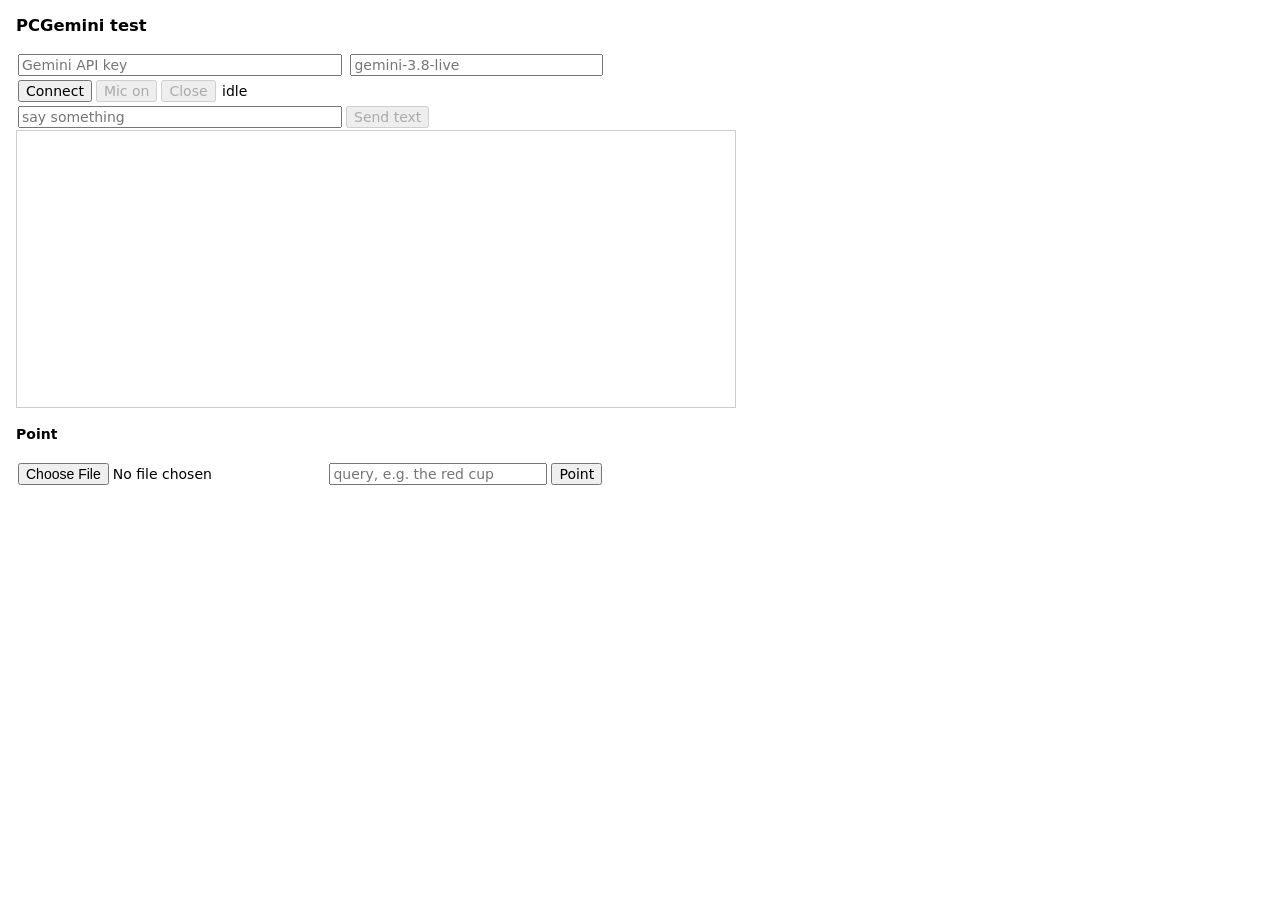
<file: web/gemini-test.html>
<!doctype html>
<html><head><meta charset="utf-8"><meta name="viewport" content="width=device-width,initial-scale=1">
<title>PCGemini test</title>
<style>body{font:14px system-ui;margin:16px;max-width:720px}input,button{font:inherit;margin:2px}#log{white-space:pre-wrap;border:1px solid #ccc;padding:8px;height:260px;overflow:auto}#lvl{display:inline-block;height:8px;background:#3a3;width:0}</style>
</head><body>
<h3>PCGemini test</h3>
<div><input id="key" type="password" placeholder="Gemini API key" size="40">
<input id="model" placeholder="live model" size="30"></div>
<div><button id="conn">Connect</button><button id="mic" disabled>Mic on</button><button id="cls" disabled>Close</button>
<span id="st">idle</span> <span id="lvl"></span></div>
<div><input id="txt" placeholder="say something" size="40"><button id="send" disabled>Send text</button></div>
<div id="log"></div>
<h4>Point</h4>
<div><input id="img" type="file" accept="image/*"> <input id="q" placeholder="query, e.g. the red cup" size="25"><button id="pt">Point</button></div>
<div style="position:relative;display:inline-block"><img id="prev" style="max-width:100%;display:block"><div id="dots"></div></div>
<script src="gemini.js"></script>
<script>
var $=function(i){return document.getElementById(i)},S=null,lines={};
$("key").value=localStorage.getItem("pc_test_key")||"";
$("model").placeholder=PCGemini.DEFAULT_LIVE_MODEL;
function log(t){$("log").textContent+=t+"\n";$("log").scrollTop=1e9;}
$("conn").onclick=function(){
  localStorage.setItem("pc_test_key",$("key").value);
  PCGemini.connectLive({apiKey:$("key").value,model:$("model").value,
    systemInstruction:"You are a friendly robot. Keep answers short.",
    tools:[{functionDeclarations:[{name:"wave",description:"Wave the robot arm",parameters:{type:"OBJECT",properties:{times:{type:"INTEGER"}}}}]}],
    onStatus:function(s){$("st").textContent=s;},
    onTranscript:function(t){if(t.final)log(t.role+": "+t.text);else $("st").textContent="("+t.role+") "+t.text.slice(-60);},
    onToolCall:function(c){log("tool "+c.name+" "+JSON.stringify(c.args));return Promise.resolve({ok:true});},
    onAudioLevel:function(l){$("lvl").style.width=(l*200)+"px";}
  }).then(function(s){S=s;$("mic").disabled=$("cls").disabled=$("send").disabled=false;},function(e){log("connect failed: "+e.message);});
};
$("mic").onclick=function(){if(!S)return;if(S.isMicOn){S.stopMic();$("mic").textContent="Mic on";}else S.startMic().then(function(){$("mic").textContent="Mic off";},function(e){log("mic: "+e.message);});};
$("cls").onclick=function(){if(S)S.close();S=null;$("mic").disabled=$("cls").disabled=$("send").disabled=true;};
$("send").onclick=function(){if(S)S.sendText($("txt").value);$("txt").value="";};
$("pt").onclick=function(){
  var f=$("img").files[0];if(!f)return;var r=new FileReader();
  r.onload=function(){$("prev").src=r.result;$("dots").innerHTML="";log("pointing...");
    PCGemini.point({apiKey:$("key").value,imageBase64:r.result,query:$("q").value}).then(function(pts){
      log("points: "+JSON.stringify(pts));
      pts.forEach(function(p){var d=document.createElement("div");d.title=p.label;d.style.cssText="position:absolute;width:10px;height:10px;margin:-5px;border-radius:50%;background:red;left:"+p.u*100+"%;top:"+p.v*100+"%";$("dots").appendChild(d);});
    },function(e){log("point failed: "+e.message);});};
  r.readAsDataURL(f);
};
</script></body></html>
</file>
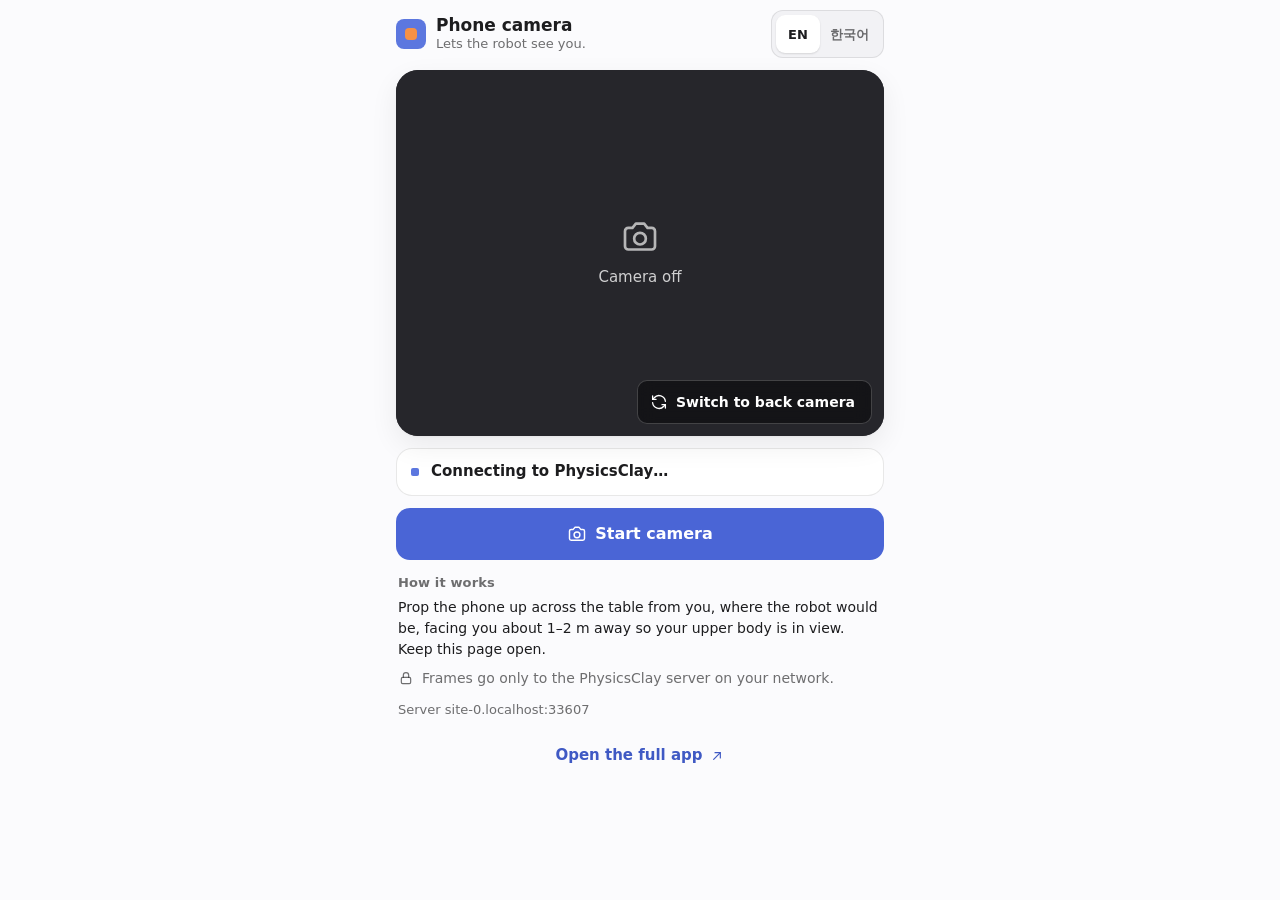
<file: web/phone.html>
<!doctype html>
<html lang="en">
<head>
<meta charset="utf-8">
<meta name="viewport" content="width=device-width, initial-scale=1, viewport-fit=cover">
<meta name="theme-color" content="#fbfbfd">
<meta name="color-scheme" content="light dark">
<meta name="description" content="Use this phone's camera as the PhysicsClay robot's view of you.">
<link rel="icon" href="data:,">
<title>PhysicsClay · Phone camera</title>
<script>
  /* theme before first paint: localStorage["pc.theme"] = "light" | "dark" | "system" (shared with the full app) */
  (function () {
    try {
      var t = localStorage.getItem("pc.theme");
      if (t === "light" || t === "dark") document.documentElement.setAttribute("data-theme", t);
    } catch (e) { /* storage blocked: follow the system */ }
  })();
</script>
<style>
  :root {
    --ground: #fbfbfd; --panel: #ffffff; --raised: #ffffff; --field: #f2f2f5;
    --ink: #1d1d1f; --t2: rgba(29, 29, 31, .64);
    --line: rgba(29, 29, 31, .1); --line2: rgba(29, 29, 31, .16);
    --accent: #5c77df; --accent-ink: #3f59c4; --accent-btn: #4a65d6; --on-accent: #ffffff;
    --accent-tint: rgba(92, 119, 223, .1);
    --ok: #1f8f55; --ok-ink: #17703f; --ok-tint: rgba(31, 143, 85, .08);
    --warn: #e07a2c; --warn-ink: #a8561a; --warn-tint: rgba(245, 145, 69, .1);
    --bad: #d6453a; --bad-ink: #b3342b; --bad-tint: rgba(214, 69, 58, .07);
    --idle: #8e8e94;
    --cam-bg: #26262b; --cam-ink: rgba(255, 255, 255, .78);
    --shadow: 0 1px 2px rgba(0, 0, 0, .04), 0 10px 28px rgba(0, 0, 0, .07);
    --ring: 0 0 0 3px rgba(92, 119, 223, .4);
    --sans: -apple-system, BlinkMacSystemFont, "SF Pro Text", "Apple SD Gothic Neo", Pretendard, "Noto Sans KR", system-ui, sans-serif;
    color-scheme: light;
  }
  @media (prefers-color-scheme: dark) {
    :root:not([data-theme="light"]) {
      --ground: #0f1013; --panel: #17181c; --raised: #1e1f24; --field: #23242a;
      --ink: #f3f3f6; --t2: rgba(243, 243, 246, .7);
      --line: rgba(255, 255, 255, .11); --line2: rgba(255, 255, 255, .18);
      --accent: #6680ea; --accent-ink: #aebcff; --accent-btn: #4a65d6; --on-accent: #ffffff;
      --accent-tint: rgba(102, 128, 234, .16);
      --ok: #72dca2; --ok-ink: #72dca2; --ok-tint: rgba(114, 220, 162, .1);
      --warn: #ffb57f; --warn-ink: #ffb57f; --warn-tint: rgba(255, 181, 127, .1);
      --bad: #ff958c; --bad-ink: #ff958c; --bad-tint: rgba(255, 149, 140, .1);
      --idle: #8a8a92;
      --cam-bg: #1a1a1e;
      --shadow: 0 1px 2px rgba(0, 0, 0, .4), 0 10px 28px rgba(0, 0, 0, .3);
      --ring: 0 0 0 3px rgba(130, 152, 245, .55);
      color-scheme: dark;
    }
  }
  :root[data-theme="dark"] {
    --ground: #0f1013; --panel: #17181c; --raised: #1e1f24; --field: #23242a;
    --ink: #f3f3f6; --t2: rgba(243, 243, 246, .7);
    --line: rgba(255, 255, 255, .11); --line2: rgba(255, 255, 255, .18);
    --accent: #6680ea; --accent-ink: #aebcff; --accent-btn: #4a65d6; --on-accent: #ffffff;
    --accent-tint: rgba(102, 128, 234, .16);
    --ok: #72dca2; --ok-ink: #72dca2; --ok-tint: rgba(114, 220, 162, .1);
    --warn: #ffb57f; --warn-ink: #ffb57f; --warn-tint: rgba(255, 181, 127, .1);
    --bad: #ff958c; --bad-ink: #ff958c; --bad-tint: rgba(255, 149, 140, .1);
    --idle: #8a8a92;
    --cam-bg: #1a1a1e;
    --shadow: 0 1px 2px rgba(0, 0, 0, .4), 0 10px 28px rgba(0, 0, 0, .3);
    --ring: 0 0 0 3px rgba(130, 152, 245, .55);
    color-scheme: dark;
  }

  *, *::before, *::after { box-sizing: border-box; }
  html { -webkit-text-size-adjust: 100%; text-size-adjust: 100%; }
  html:lang(ko) { word-break: keep-all; }
  body {
    margin: 0; min-height: 100vh; min-height: 100dvh;
    background: var(--ground); color: var(--ink);
    font: 400 15px/1.45 var(--sans);
    -webkit-font-smoothing: antialiased; -webkit-tap-highlight-color: transparent;
  }
  [hidden] { display: none !important; }
  svg { flex: none; }
  .wrap {
    max-width: 520px; margin: 0 auto;
    padding: max(10px, env(safe-area-inset-top)) max(16px, env(safe-area-inset-right))
             max(20px, env(safe-area-inset-bottom)) max(16px, env(safe-area-inset-left));
    display: flex; flex-direction: column; gap: 12px;
  }

  /* header */
  .top { display: flex; align-items: center; justify-content: space-between; gap: 12px; min-height: 48px; }
  .brand { display: flex; align-items: center; gap: 10px; min-width: 0; }
  .mark {
    width: 30px; height: 30px; border-radius: 8px; flex: none; position: relative;
    background: var(--accent);
  }
  .mark::after { content: ""; position: absolute; inset: 9px; border-radius: 4px; background: #f59145; }   /* the app's logo: indigo tile, orange square */
  .brand-text { min-width: 0; }
  .brand h1 { margin: 0; font-size: 17px; line-height: 1.2; font-weight: 600; letter-spacing: 0; }
  .brand p { margin: 1px 0 0; font-size: 13px; line-height: 1.3; color: var(--t2); }
  .lang {
    display: inline-flex; flex: none; padding: 4px; border-radius: 12px;
    background: var(--field); border: 1px solid var(--line);
  }
  .lang button {
    appearance: none; border: 0; background: transparent; color: var(--t2);
    font: 600 13px/1 var(--sans); min-width: 44px; min-height: 38px; padding: 0 10px; border-radius: 9px; cursor: pointer;
  }
  .lang button[aria-pressed="true"] { background: var(--raised); color: var(--ink); box-shadow: 0 1px 2px rgba(0, 0, 0, .12); }
  .lang button:focus-visible, .btn:focus-visible, .flip:focus-visible, .applink:focus-visible { outline: none; box-shadow: var(--ring); }

  /* camera preview */
  .preview {
    position: relative; width: 100%; aspect-ratio: 3 / 4; max-height: 46vh; max-height: 46svh; min-height: 220px;
    border-radius: 22px; overflow: hidden; background: var(--cam-bg); box-shadow: var(--shadow);
  }
  /* the ring sits above the video: green while the robot sees you, amber while it doesn't */
  .preview::after {
    content: ""; position: absolute; inset: 0; z-index: 2; border-radius: inherit; pointer-events: none;
    box-shadow: inset 0 0 0 3px transparent; transition: box-shadow .25s ease;
  }
  .preview[data-ring="ok"]::after { box-shadow: inset 0 0 0 3px var(--ok); }
  .preview[data-ring="warn"]::after { box-shadow: inset 0 0 0 3px var(--warn); }
  @media (min-width: 600px) { .preview { aspect-ratio: 4 / 3; } }
  .preview video {
    position: absolute; inset: 0; width: 100%; height: 100%; object-fit: cover; display: block;
    background: var(--cam-bg);
  }
  .preview video.mirror { transform: scaleX(-1); }
  .placeholder {
    position: absolute; inset: 0; display: flex; flex-direction: column; align-items: center; justify-content: center;
    gap: 10px; padding: 24px; text-align: center; color: var(--cam-ink); font-size: 15px;
  }
  .placeholder svg { width: 40px; height: 40px; opacity: .85; }
  .live, .flip {
    position: absolute; z-index: 3; display: inline-flex; align-items: center;
    border-radius: var(--r-ctl, 10px); background: rgba(12, 12, 14, .66); color: #fff;
    -webkit-backdrop-filter: blur(8px); backdrop-filter: blur(8px);
  }
  .live { top: 12px; left: 12px; gap: 8px; padding: 6px 10px 6px 8px; font: 600 13px/1 var(--sans); }
  .flip {
    right: 12px; bottom: 12px; max-width: calc(100% - 24px); gap: 8px; min-height: 44px; padding: 0 16px 0 12px;
    appearance: none; border: 1px solid rgba(255, 255, 255, .2); font: 600 14px/1.2 var(--sans); cursor: pointer;
  }
  .flip svg { width: 18px; height: 18px; }
  .flip:active:not(:disabled) { transform: scale(.97); }
  .live .rec { width: 8px; height: 8px; border-radius: 50%; background: #6fe0a3; }
  .preview[data-ring="warn"] .live .rec { background: #ffb57f; }

  /* status */
  .status {
    display: flex; align-items: flex-start; gap: 12px; padding: 12px 14px; min-height: 48px;
    border-radius: 16px; background: var(--panel); border: 1px solid var(--line);
  }
  .status .dot {
    width: 8px; height: 8px; border-radius: 2px; margin-top: 7px; flex: none;   /* status lamp, as in the app */
    background: var(--idle);
  }
  .status[data-tone="ok"] .dot { background: var(--ok); }
  .status[data-tone="warn"] .dot { background: var(--warn); }
  .status[data-tone="bad"] .dot { background: var(--bad); }
  .status[data-tone="info"] .dot { background: var(--accent); }
  .status[data-pulse="1"] .dot { animation: pulse 1.4s ease-in-out infinite; }
  @keyframes pulse { 50% { opacity: .35; } }
  .status[data-tone="bad"] { background: var(--bad-tint); border-color: color-mix(in srgb, var(--bad) 35%, transparent); }
  .status[data-tone="warn"] { background: var(--warn-tint); border-color: color-mix(in srgb, var(--warn) 35%, transparent); }
  .status[data-tone="ok"] { background: var(--ok-tint); border-color: color-mix(in srgb, var(--ok) 30%, transparent); }
  .status-text { min-width: 0; flex: 1; }
  .status-main { margin: 0; font-weight: 600; font-size: 15px; line-height: 1.4; overflow-wrap: anywhere; }
  .status-fix { margin: 4px 0 0; font-size: 14px; line-height: 1.45; color: var(--ink); opacity: .86; overflow-wrap: anywhere; }
  .status-link {
    display: inline-flex; align-items: center; gap: 6px; min-height: 44px; margin-top: 4px; padding: 0 14px;
    border-radius: 12px; background: var(--accent-btn); color: var(--on-accent); font-weight: 600; font-size: 15px;
    text-decoration: none;
  }
  .status-link svg { width: 16px; height: 16px; }
  .status-link:focus-visible { outline: none; box-shadow: var(--ring); }

  /* controls */
  .controls { display: flex; }
  .btn {
    appearance: none; flex: 1 1 0; min-width: 0; min-height: 52px; padding: 8px 14px; border-radius: 14px;
    display: inline-flex; align-items: center; justify-content: center; gap: 8px;
    font: 600 16px/1.2 var(--sans); text-align: center; cursor: pointer;
    border: 1px solid transparent; transition: background-color .15s ease, transform .1s ease;
  }
  .btn svg { width: 20px; height: 20px; }
  .btn:active:not(:disabled) { transform: scale(.98); }
  .btn.primary { background: var(--accent-btn); color: var(--on-accent); }
  .btn.stop { background: var(--panel); color: var(--ink); border-color: var(--line2); }
  .btn:disabled { opacity: .45; cursor: not-allowed; }

  /* how it works */
  .how { padding: 2px 2px 0; }
  .how h2 { margin: 0 0 4px; font-size: 13px; font-weight: 600; color: var(--t2); letter-spacing: .01em; }
  .how p { margin: 0; font-size: 14px; line-height: 1.5; color: var(--ink); }
  .note { display: flex; align-items: flex-start; gap: 8px; margin-top: 8px !important; color: var(--t2) !important; }
  .note svg { width: 16px; height: 16px; margin-top: 2px; }
  .meta { margin: 0; padding: 0 2px; font-size: 13px; color: var(--t2); overflow-wrap: anywhere; }

  .foot { display: flex; justify-content: center; padding-top: 2px; }
  .applink {
    display: inline-flex; align-items: center; gap: 6px; min-height: 44px; padding: 0 14px; border-radius: 12px;
    color: var(--accent-ink); font-weight: 600; font-size: 15px; text-decoration: none;
  }
  .applink svg { width: 16px; height: 16px; }
  .applink:hover { background: var(--accent-tint); }

  @media (prefers-reduced-motion: reduce) {
    .status[data-pulse="1"] .dot { animation: none; }
    .preview, .btn { transition: none; }
  }
</style>
</head>
<body>
<main class="wrap">
  <header class="top">
    <div class="brand">
      <span class="mark" aria-hidden="true"></span>
      <div class="brand-text">
        <h1 data-i18n="heading">Phone camera</h1>
        <p data-i18n="tagline">Lets the robot see you.</p>
      </div>
    </div>
    <div class="lang" role="group" data-i18n-aria="language" aria-label="Language">
      <button type="button" data-lang="en" lang="en" aria-pressed="true">EN</button>
      <button type="button" data-lang="ko" lang="ko" aria-pressed="false">한국어</button>
    </div>
  </header>

  <section class="preview" id="preview" data-i18n-aria="previewLabel" aria-label="Camera preview">
    <video id="video" autoplay muted playsinline disablepictureinpicture aria-hidden="true"></video>
    <div class="placeholder" id="placeholder">
      <svg viewBox="0 0 24 24" fill="none" stroke="currentColor" stroke-width="1.6" stroke-linecap="round" stroke-linejoin="round" aria-hidden="true">
        <path d="M14.5 4h-5L7.5 6.5H5a2 2 0 0 0-2 2v9a2 2 0 0 0 2 2h14a2 2 0 0 0 2-2v-9a2 2 0 0 0-2-2h-2.5z"/>
        <circle cx="12" cy="13" r="3.5"/>
      </svg>
      <span id="placeholderText">Camera off</span>
    </div>
    <div class="live" id="live" hidden><span class="rec" aria-hidden="true"></span><span id="liveText">Live</span></div>
    <button type="button" class="flip" id="flipBtn">
      <svg viewBox="0 0 24 24" fill="none" stroke="currentColor" stroke-width="1.75" stroke-linecap="round" stroke-linejoin="round" aria-hidden="true">
        <path d="M20.5 11A8.5 8.5 0 0 0 5.6 6.4L3.5 8.5"/><path d="M3.5 4v4.5H8"/>
        <path d="M3.5 13a8.5 8.5 0 0 0 14.9 4.6l2.1-2.1"/><path d="M20.5 20v-4.5H16"/>
      </svg>
      <span id="flipLabel">Switch to back camera</span>
    </button>
  </section>

  <div class="status" id="status" role="status" aria-live="polite" aria-atomic="true" data-tone="info" data-pulse="1">
    <span class="dot" aria-hidden="true"></span>
    <div class="status-text">
      <p class="status-main" id="statusMain">Connecting to PhysicsClay…</p>
      <p class="status-fix" id="statusFix" hidden></p>
      <a class="status-link" id="statusLink" href="#" hidden>
        <span id="statusLinkText">Open the https page</span>
        <svg viewBox="0 0 24 24" fill="none" stroke="currentColor" stroke-width="1.75" stroke-linecap="round" stroke-linejoin="round" aria-hidden="true">
          <path d="M7 17 17 7"/><path d="M9 7h8v8"/>
        </svg>
      </a>
    </div>
  </div>

  <div class="controls">
    <button type="button" class="btn primary" id="startBtn">
      <svg id="iconStart" viewBox="0 0 24 24" fill="none" stroke="currentColor" stroke-width="1.75" stroke-linecap="round" stroke-linejoin="round" aria-hidden="true">
        <path d="M14.5 4h-5L7.5 6.5H5a2 2 0 0 0-2 2v9a2 2 0 0 0 2 2h14a2 2 0 0 0 2-2v-9a2 2 0 0 0-2-2h-2.5z"/>
        <circle cx="12" cy="13" r="3.5"/>
      </svg>
      <svg id="iconStop" viewBox="0 0 24 24" fill="none" stroke="currentColor" stroke-width="1.75" stroke-linecap="round" stroke-linejoin="round" aria-hidden="true" hidden>
        <rect x="6.5" y="6.5" width="11" height="11" rx="2.5"/>
      </svg>
      <span id="startLabel">Start camera</span>
    </button>
  </div>

  <section class="how" aria-labelledby="howTitle">
    <h2 id="howTitle" data-i18n="howTitle">How it works</h2>
    <p data-i18n="how">Prop the phone up across the table from you, where the robot would be, facing you about 1–2 m away so your upper body is in view. Keep this page open.</p>
    <p class="note">
      <svg viewBox="0 0 24 24" fill="none" stroke="currentColor" stroke-width="1.75" stroke-linecap="round" stroke-linejoin="round" aria-hidden="true">
        <rect x="5" y="11" width="14" height="9.5" rx="2"/><path d="M8 11V8a4 4 0 0 1 8 0v3"/>
      </svg>
      <span data-i18n="privacy">Frames go only to the PhysicsClay server on your network.</span>
    </p>
  </section>

  <p class="meta" id="meta"></p>

  <nav class="foot">
    <a class="applink" href="/">
      <span data-i18n="openApp">Open the full app</span>
      <svg viewBox="0 0 24 24" fill="none" stroke="currentColor" stroke-width="1.75" stroke-linecap="round" stroke-linejoin="round" aria-hidden="true">
        <path d="M7 17 17 7"/><path d="M9 7h8v8"/>
      </svg>
    </a>
  </nav>
</main>

<script>
(() => {
  "use strict";

  // ------------------------------------------------------------------ constants
  const FPS = 15;                     // target send rate
  const OUT_W = 480, OUT_H = 270;     // the server resizes every frame to 16:9 without keeping aspect: pillarbox here; pose needs no more
  const JPEG_Q = 0.55;
  const MAX_BUFFERED = 100000;        // backpressure: skip a frame while this much is still queued (bounds the lag on a slow link)
  const STATE_FRESH_MS = 3000;        // a server state older than this is not used for the status
  const WS_SILENT_MS = 6000;          // no message at all for this long -> the socket is dead, reconnect
  const UNREACHABLE_MS = 10000;       // without a connection for this long -> "Can't reach PhysicsClay"
  const HDR = new Uint8Array([0x10]); // binary tag: "your camera" JPEG
  const K_FACING = "pc.facing", K_LANG = "pc.uiLang", K_ON = "pc.phoneCamPage", K_THEME = "pc.theme";

  const $ = (id) => document.getElementById(id);
  const LS = {
    get(k, d) { try { const v = localStorage.getItem(k); return v == null ? d : v; } catch (e) { return d; } },
    set(k, v) { try { localStorage.setItem(k, v); } catch (e) { /* storage blocked */ } },
  };
  const UA = navigator.userAgent || "";
  const IS_IOS = /iPhone|iPad|iPod/.test(UA) || (navigator.platform === "MacIntel" && navigator.maxTouchPoints > 1);
  const IS_ANDROID = /Android/.test(UA);

  // ------------------------------------------------------------------ strings
  const STR = {
    en: {
      title: "PhysicsClay · Phone camera",
      heading: "Phone camera",
      tagline: "Lets the robot see you.",
      language: "Language",
      previewLabel: "Camera preview",
      start: "Start camera", stop: "Stop",
      startAria: "Start the camera and stream it to the robot", stopAria: "Stop the camera",
      toBack: "Switch to back camera", toFront: "Switch to front camera",
      camOff: "Camera off", camUnavailable: "Camera unavailable", camStarting: "Starting camera…",
      live: "Live",
      connecting: "Connecting to PhysicsClay…",
      reconnecting: "Reconnecting…",
      reconnectingCam: "The camera stays on; sending resumes as soon as the connection is back.",
      unreachable: "Can't reach PhysicsClay · retrying…",
      unreachableFix: "Check that PhysicsClay is still running on the laptop and this phone is on the same Wi-Fi.",
      idle: "Connected · camera off",
      starting: "Starting camera…",
      startingFix: "Allow camera access when your browser asks.",
      stream: "Streaming", streamFps: "Streaming {fps} fps",
      seesYou: "the robot sees you",
      stepBack: "step back so your upper body is in view",
      looking: "looking for you…",
      waiting: "waiting for PhysicsClay to use this camera…",
      waitingFix: "Frames aren't reaching the robot yet. If this stays, reload this page.",
      videoBusy: "PhysicsClay is playing a video; it switches to this camera when the video ends",
      paused: "Paused · sending resumes when this page is back on screen",
      pausedIdle: "Paused · reconnects when this page is back on screen",
      stalled: "Camera on · sending has stalled",
      stalledFix: "The network is slow right now. Move the phone closer to the Wi-Fi router.",
      noFrames: "Camera on · no picture from the camera",
      noFramesFix: "The phone may have paused the camera. Tap Stop, then Start camera.",
      insecure: "The camera needs the https address",
      insecureFix: "Your browser only shares the camera over https. Open the https address shown on the laptop (it ends in /phone) and accept the certificate warning.",
      insecureFixUrl: "Your browser only shares the camera over https. Open {url} and accept the certificate warning.",
      insecureNoHttps: "Your browser only shares the camera over https, and PhysicsClay isn't serving https. Restart it with --https, then open the https address it shows.",
      openHttps: "Open the https page",
      unsupported: "This browser can't share the camera",
      unsupportedFix: "Open this page in Safari or Chrome.",
      err_denied: "Camera access is blocked",
      fix_denied_ios: "Tap aA in the address bar → Website Settings → Camera → Allow, then reload this page.",
      fix_denied_android: "Tap the icon left of the address → Permissions → Camera → Allow, then reload this page.",
      fix_denied: "Open this site's settings (the icon left of the address) → Camera → Allow, then reload this page.",
      err_nocam: "No camera found",
      fix_nocam: "This browser can't find a camera on this device. Open this page on a phone with a camera.",
      err_busy: "The camera is busy",
      fix_busy: "Close other apps or tabs using the camera (video calls, the Camera app), then tap Start camera.",
      err_ended: "The camera stopped",
      fix_ended: "Another app may have taken it. Tap Start camera to resume.",
      err_other: "The camera didn't start ({name})",
      fix_other: "Reload this page and try again.",
      howTitle: "How it works",
      how: "Prop the phone up across the table from you, where the robot would be, facing you about 1–2 m away so your upper body is in view. Keep this page open.",
      privacy: "Frames go only to the PhysicsClay server on your network.",
      server: "Server {host}", robot: "Robot {name}",
      openApp: "Open the full app",
    },
    ko: {
      title: "PhysicsClay · 휴대폰 카메라",
      heading: "휴대폰 카메라",
      tagline: "로봇이 이 카메라로 당신을 봐요.",
      language: "언어",
      previewLabel: "카메라 미리보기",
      start: "카메라 켜기", stop: "중지",
      startAria: "카메라를 켜고 로봇에게 영상 보내기", stopAria: "카메라 끄기",
      toBack: "후면 카메라로 전환", toFront: "전면 카메라로 전환",
      camOff: "카메라 꺼짐", camUnavailable: "카메라를 쓸 수 없어요", camStarting: "카메라를 켜는 중…",
      live: "전송 중",
      connecting: "PhysicsClay에 연결 중…",
      reconnecting: "다시 연결하는 중…",
      reconnectingCam: "카메라는 켜져 있어요. 연결되면 바로 다시 보내요.",
      unreachable: "PhysicsClay에 연결할 수 없어요 · 다시 시도하는 중…",
      unreachableFix: "노트북에서 PhysicsClay가 실행 중인지, 이 휴대폰이 같은 Wi-Fi에 연결돼 있는지 확인해 주세요.",
      idle: "연결됨 · 카메라 꺼짐",
      starting: "카메라를 켜는 중…",
      startingFix: "브라우저가 물어보면 카메라 사용을 허용해 주세요.",
      stream: "스트리밍", streamFps: "스트리밍 {fps}fps",
      seesYou: "로봇이 당신을 보고 있어요",
      stepBack: "상반신이 보이도록 조금 뒤로 물러나 주세요",
      looking: "로봇이 당신을 찾는 중…",
      waiting: "PhysicsClay가 이 카메라로 전환하기를 기다리는 중…",
      waitingFix: "영상이 아직 로봇에 닿지 않고 있어요. 계속 이러면 이 페이지를 새로고침해 주세요.",
      videoBusy: "PhysicsClay가 동영상을 재생 중이에요. 끝나면 이 카메라로 전환돼요",
      paused: "일시정지됨 · 이 페이지가 다시 화면에 보이면 이어서 보내요",
      pausedIdle: "일시정지됨 · 이 페이지가 다시 화면에 보이면 다시 연결해요",
      stalled: "카메라 켜짐 · 전송이 멈췄어요",
      stalledFix: "지금 네트워크가 느려요. 휴대폰을 Wi-Fi 공유기 가까이로 옮겨 보세요.",
      noFrames: "카메라 켜짐 · 카메라 화면이 들어오지 않아요",
      noFramesFix: "휴대폰이 카메라를 잠시 멈췄을 수 있어요. '중지'를 누른 뒤 '카메라 켜기'를 눌러 주세요.",
      insecure: "카메라를 쓰려면 https 주소가 필요해요",
      insecureFix: "브라우저는 https에서만 카메라를 공유해요. 노트북에 표시된 https 주소(/phone으로 끝나요)를 열고 인증서 경고를 수락해 주세요.",
      insecureFixUrl: "브라우저는 https에서만 카메라를 공유해요. {url} 을 열고 인증서 경고를 수락해 주세요.",
      insecureNoHttps: "브라우저는 https에서만 카메라를 공유하는데, PhysicsClay가 https를 켜지 않았어요. --https 옵션으로 다시 실행한 뒤 표시되는 https 주소를 열어 주세요.",
      openHttps: "https 페이지 열기",
      unsupported: "이 브라우저는 카메라를 공유할 수 없어요",
      unsupportedFix: "Safari나 Chrome에서 이 페이지를 열어 주세요.",
      err_denied: "카메라 사용이 차단돼 있어요",
      fix_denied_ios: "주소창의 '가가'(aA) 버튼 → 웹 사이트 설정 → 카메라 → 허용을 누른 뒤 페이지를 새로고침해 주세요.",
      fix_denied_android: "주소창 왼쪽 아이콘 → 권한 → 카메라 → 허용을 누른 뒤 페이지를 새로고침해 주세요.",
      fix_denied: "이 사이트 설정(주소창 왼쪽 아이콘) → 카메라 → 허용으로 바꾼 뒤 페이지를 새로고침해 주세요.",
      err_nocam: "카메라를 찾을 수 없어요",
      fix_nocam: "이 기기에서 쓸 수 있는 카메라가 없어요. 카메라가 있는 휴대폰에서 이 페이지를 열어 주세요.",
      err_busy: "다른 앱이 카메라를 쓰고 있어요",
      fix_busy: "카메라를 쓰는 다른 앱이나 탭(영상 통화, 카메라 앱)을 닫고 '카메라 켜기'를 눌러 주세요.",
      err_ended: "카메라가 멈췄어요",
      fix_ended: "다른 앱이 카메라를 가져갔을 수 있어요. '카메라 켜기'를 눌러 다시 시작해 주세요.",
      err_other: "카메라를 켜지 못했어요 ({name})",
      fix_other: "페이지를 새로고침한 뒤 다시 시도해 주세요.",
      howTitle: "사용 방법",
      how: "휴대폰을 테이블 건너편, 로봇이 있을 자리에 1–2m 떨어지게 세우고 나를 향하게 해서 상반신이 화면에 들어오게 하세요. 이 페이지는 열어 두세요.",
      privacy: "영상은 같은 네트워크에 있는 PhysicsClay 서버로만 전송돼요.",
      server: "서버 {host}", robot: "로봇 {name}",
      openApp: "전체 앱 열기",
    },
  };
  const pickLang = (v) => (String(v || "").toLowerCase().startsWith("ko") ? "ko" : "en");
  let lang = pickLang(LS.get(K_LANG, "") || navigator.language || "en");
  function t(key, vars) {
    const s = (STR[lang] && STR[lang][key]) || STR.en[key] || key;
    return vars ? s.replace(/\{(\w+)\}/g, (_, n) => (vars[n] == null ? "" : String(vars[n]))) : s;
  }

  // ------------------------------------------------------------------ elements
  const el = {
    video: $("video"), preview: $("preview"), placeholder: $("placeholder"), placeholderText: $("placeholderText"),
    live: $("live"), liveText: $("liveText"), status: $("status"), main: $("statusMain"), fix: $("statusFix"),
    link: $("statusLink"), linkText: $("statusLinkText"),
    start: $("startBtn"), startLabel: $("startLabel"), iconStart: $("iconStart"), iconStop: $("iconStop"),
    flip: $("flipBtn"), flipLabel: $("flipLabel"), meta: $("meta"),
  };
  const canvas = document.createElement("canvas");
  canvas.width = OUT_W; canvas.height = OUT_H;
  let ctx = null;

  // ------------------------------------------------------------------ state
  const S = {
    secure: !!window.isSecureContext,
    supported: !!(navigator.mediaDevices && navigator.mediaDevices.getUserMedia),
    // socket
    ws: null, wsOpen: false, everOpen: false, downSince: performance.now(), retry: 0, retryTimer: 0, lastMsgAt: 0,
    pendingText: null, st: null, stAt: 0,
    seen: null, seenCand: null, seenN: 0,
    // camera
    facing: LS.get(K_FACING, "user") === "environment" ? "environment" : "user",
    stream: null, starting: false, gen: 0, camErr: null, cams: null, actualFacing: null,
    timer: 0, busy: false, busyAt: 0, sent: 0, sendTimes: [], camOnAt: 0, measureFrom: 0, skip: "",
    fpsShown: null, fpsShownAt: 0,
    wake: null, wakePending: false, resumeCam: false,
    key: "", camPerm: null, httpsUrl: null, noHttps: false,
  };

  // ------------------------------------------------------------------ theme
  const darkMQ = window.matchMedia ? window.matchMedia("(prefers-color-scheme: dark)") : null;
  function applyTheme() {
    const v = LS.get(K_THEME, "system");
    const root = document.documentElement;
    if (v === "light" || v === "dark") root.setAttribute("data-theme", v); else root.removeAttribute("data-theme");
    const dark = v === "dark" || (v !== "light" && !!(darkMQ && darkMQ.matches));
    const meta = document.querySelector('meta[name="theme-color"]');
    if (meta) meta.setAttribute("content", dark ? "#0f1013" : "#fbfbfd");
  }
  if (darkMQ) {
    try { darkMQ.addEventListener("change", applyTheme); } catch (e) { try { darkMQ.addListener(applyTheme); } catch (e2) { /* old browser */ } }
  }

  // ------------------------------------------------------------------ language
  function applyStrings() {
    document.documentElement.lang = lang;
    document.title = t("title");
    document.querySelectorAll("[data-i18n]").forEach((n) => { const s = t(n.dataset.i18n); if (n.textContent !== s) n.textContent = s; });
    document.querySelectorAll("[data-i18n-aria]").forEach((n) => n.setAttribute("aria-label", t(n.dataset.i18nAria)));
    document.querySelectorAll(".lang button").forEach((b) => b.setAttribute("aria-pressed", String(b.dataset.lang === lang)));
  }
  function setLang(l) {
    lang = pickLang(l); LS.set(K_LANG, lang);
    applyStrings(); render();
  }
  document.querySelectorAll(".lang button").forEach((b) => b.addEventListener("click", () => setLang(b.dataset.lang)));

  // ------------------------------------------------------------------ websocket (auto-reconnect, 1 s -> 5 s backoff)
  if (new URLSearchParams(location.search).get("t")) {               // reached through the phone domain: only this page
    document.querySelectorAll(".applink").forEach((a) => { a.hidden = true; });
  }
  function wsUrl() {
    const t = new URLSearchParams(location.search).get("t");          // pairing code from the QR (phone domain)
    return `${location.protocol === "https:" ? "wss" : "ws"}://${location.host}/ws${t ? "?t=" + encodeURIComponent(t) : ""}`;
  }
  function connect() {
    clearTimeout(S.retryTimer); S.retryTimer = 0;
    if (S.ws) return;
    let ws;
    try { ws = new WebSocket(wsUrl()); } catch (e) { scheduleReconnect(); render(); return; }
    ws.binaryType = "arraybuffer";
    S.ws = ws;
    ws.onopen = () => {
      if (S.ws !== ws) return;
      S.wsOpen = true; S.everOpen = true; S.retry = 0; S.lastMsgAt = performance.now();
      try { ws.send(JSON.stringify({ type: "streams", streams: [] })); } catch (e) { /* closing */ }   // no pictures: state only
      if (S.stream) { S.measureFrom = S.lastMsgAt; S.sendTimes = []; S.fpsShown = null; }   // fps counts from the reconnect
      render();
    };
    ws.onmessage = (ev) => {
      if (S.ws !== ws) return;
      S.lastMsgAt = performance.now();
      if (typeof ev.data === "string") S.pendingText = ev.data;   // parsed at most 4x a second in uiTick
      // no binary frames: the page asked for no pictures (the server neither renders nor sends them for it)
    };
    ws.onclose = () => { if (S.ws === ws) dropSocket(); };
    ws.onerror = () => { /* onclose follows */ };
  }
  // Close without reconnecting. The server writes every frame to every client in turn, so a frozen page that keeps its
  // socket open but stops reading (back/forward cache, an iOS tab in the background) would stall it for everyone.
  function closeSocket() {
    clearTimeout(S.retryTimer); S.retryTimer = 0;
    const ws = S.ws, wasOpen = S.wsOpen;
    S.ws = null; S.wsOpen = false; S.st = null; S.pendingText = null; S.seen = null; S.seenN = 0;
    if (ws) { ws.onopen = ws.onmessage = ws.onclose = ws.onerror = null; try { ws.close(); } catch (e) { /* already closed */ } }
    if (wasOpen) S.downSince = performance.now();
  }
  function dropSocket() {
    closeSocket();
    scheduleReconnect();
    render();
  }
  function scheduleReconnect() {
    clearTimeout(S.retryTimer);
    const delay = Math.min(5000, Math.round(1000 * Math.pow(1.6, S.retry)));
    S.retry++;
    S.retryTimer = setTimeout(connect, delay);
  }
  function readState(txt) {
    let st;
    try { st = JSON.parse(txt); } catch (e) { return; }
    if (!st || typeof st !== "object" || !("source" in st)) return;
    const h = st.human && typeof st.human === "object" ? st.human : {};
    let robotName = typeof st.robot === "string" ? st.robot : (st.robot && (st.robot.label || st.robot.id)) || "";
    if (Array.isArray(st.robots)) {
      const r = st.robots.find((x) => x && typeof x === "object" && x.id === robotName);
      if (r && (r.label || r.name)) robotName = r.label || r.name;
    }
    S.st = { source: st.source, pose_ok: st.pose_ok === true, hv: h.visible === true, hsrc: h.src, robot: robotName };
    S.stAt = performance.now();
    // "the robot sees you": debounced over two samples so a single noisy frame does not flip the message
    if (S.st.source !== "phone") { S.seen = null; S.seenN = 0; S.seenCand = null; return; }
    const want = S.st.pose_ok || (S.st.hv && S.st.hsrc === "phone");
    if (want === S.seenCand) S.seenN++; else { S.seenCand = want; S.seenN = 1; }
    if (S.seenN >= 2) S.seen = want;
  }

  // ------------------------------------------------------------------ camera
  function errKind(e) {
    const n = e && e.name;
    if (n === "NotAllowedError" || n === "PermissionDeniedError") return "denied";
    if (n === "NotFoundError" || n === "DevicesNotFoundError" || n === "OverconstrainedError") return "nocam";
    if (n === "NotReadableError" || n === "TrackStartError" || n === "AbortError") return "busy";
    if (n === "SecurityError") return "insecure";
    return "other";
  }
  function camStop() {
    S.gen++;
    clearInterval(S.timer); S.timer = 0; S.busy = false; S.starting = false;
    if (S.stream) { try { S.stream.getTracks().forEach((tr) => tr.stop()); } catch (e) { /* gone */ } }
    S.stream = null;
    try { el.video.srcObject = null; } catch (e) { /* old browser */ }
    S.sendTimes = []; S.fpsShown = null; S.seen = null; S.seenN = 0;
    wakeOff();
  }
  async function camStart(auto) {
    if (!S.secure || !S.supported) { render(); return; }
    camStop();
    const gen = S.gen;
    S.starting = true; S.camErr = null; render();
    let st;
    try {
      st = await navigator.mediaDevices.getUserMedia({
        video: { facingMode: S.facing, width: { ideal: 640 }, height: { ideal: 480 }, frameRate: { ideal: 30, max: 30 } }, audio: false,
      });
    } catch (e) {
      if (gen !== S.gen) return;
      S.starting = false;
      const kind = errKind(e);
      if (kind === "insecure") S.secure = false;
      else if (!(auto && kind === "denied")) S.camErr = { kind, name: (e && e.name) || "Error" };   // a failed auto-start stays quiet
      render();
      return;
    }
    if (gen !== S.gen) { st.getTracks().forEach((tr) => tr.stop()); return; }
    S.stream = st;
    const track = st.getVideoTracks()[0];
    if (track) {
      track.addEventListener("ended", () => {
        if (gen !== S.gen) return;
        camStop(); S.camErr = { kind: "ended", name: "" }; render();
      });
    }
    try { el.video.srcObject = st; } catch (e) { /* very old browser */ }
    try { const p = el.video.play(); if (p && p.catch) p.catch(() => { /* muted autoplay may still be refused; frames flow anyway */ }); } catch (e) { /* noop */ }
    let fm = "";
    try { fm = (track && track.getSettings && track.getSettings().facingMode) || ""; } catch (e) { /* noop */ }
    S.actualFacing = fm || null;
    S.starting = false;
    S.camOnAt = S.measureFrom = performance.now();
    S.sendTimes = []; S.fpsShown = null; S.skip = "";
    clearInterval(S.timer);
    S.timer = setInterval(tick, Math.round(1000 / FPS));
    LS.set(K_ON, "1");
    wakeOn();
    countCameras();
    render();
  }
  async function countCameras() {
    try {
      const list = await navigator.mediaDevices.enumerateDevices();
      S.cams = list.filter((d) => d.kind === "videoinput").length;
    } catch (e) { S.cams = null; }
    render();
  }
  function mirrored() {
    // a mirror view only for a user-facing camera; a single camera without facing info (a laptop) faces the user
    const f = S.actualFacing || (S.cams !== null && S.cams <= 1 ? "user" : S.facing);
    return f === "user";
  }

  // one frame: video -> 480x270 canvas (pillarboxed, aspect kept) -> JPEG -> [0x10][JPEG] on the socket
  function tick() {
    const now = performance.now();
    if (!S.stream || document.hidden) return;
    if (S.busy) {
      if (now - S.busyAt < 1500) return;
      S.busy = false;                              // a toBlob callback that never came back: do not stall forever
    }
    const v = el.video;
    const track = S.stream.getVideoTracks()[0];
    if (v.readyState < 2 || !v.videoWidth || !v.videoHeight || (track && track.muted)) { S.skip = "video"; return; }
    const ws = S.ws;
    if (!ws || ws.readyState !== 1) { S.skip = "socket"; return; }
    if (ws.bufferedAmount > MAX_BUFFERED) { S.skip = "net"; return; }
    if (!ctx) { ctx = canvas.getContext("2d", { alpha: false }); if (!ctx) return; }
    const vw = v.videoWidth, vh = v.videoHeight;
    const s = Math.min(OUT_W / vw, OUT_H / vh);
    const dw = Math.round(vw * s), dh = Math.round(vh * s);
    const dx = (OUT_W - dw) >> 1, dy = (OUT_H - dh) >> 1;
    try {
      if (dw < OUT_W || dh < OUT_H) { ctx.fillStyle = "#000"; ctx.fillRect(0, 0, OUT_W, OUT_H); }
      ctx.drawImage(v, dx, dy, dw, dh);
    } catch (e) { S.skip = "video"; return; }
    S.busy = true; S.busyAt = now;
    const gen = S.gen;
    try {
      canvas.toBlob((blob) => {
        if (gen !== S.gen) return;
        S.busy = false;
        const w = S.ws;
        if (!blob || !w || w.readyState !== 1) return;
        try {
          w.send(new Blob([HDR, blob]));
          S.sent++; S.skip = "";
          S.sendTimes.push(performance.now());
        } catch (e) { /* socket closing: the next tick waits for the reconnect */ }
      }, "image/jpeg", JPEG_Q);
    } catch (e) { S.busy = false; }
  }

  // sent fps over the last 2 s (shorter right after a start / resume)
  function measureFps(now) {
    const from = now - 2000;
    while (S.sendTimes.length && S.sendTimes[0] < from) S.sendTimes.shift();
    const span = Math.min(2000, now - S.measureFrom);
    if (span < 700) return null;
    return (S.sendTimes.length * 1000) / span;
  }
  function shownFps(now) {
    const f = measureFps(now);
    if (f == null) { S.fpsShown = null; return null; }
    const r = Math.round(f);
    // hysteresis: the status is a live region, so do not re-announce for 14 <-> 15 jitter
    if (S.fpsShown == null || Math.abs(f - S.fpsShown) >= 2 || (r !== S.fpsShown && now - S.fpsShownAt > 4000)) {
      S.fpsShown = r; S.fpsShownAt = now;
    }
    return S.fpsShown;
  }

  // ------------------------------------------------------------------ keep the screen awake while streaming
  async function wakeOn() {
    if (S.wake || S.wakePending || document.hidden || !S.stream) return;
    if (!navigator.wakeLock || !navigator.wakeLock.request) return;
    S.wakePending = true;
    try {
      const w = await navigator.wakeLock.request("screen");
      if (!S.stream) { w.release().catch(() => {}); return; }
      S.wake = w;
      w.addEventListener("release", () => { if (S.wake === w) S.wake = null; });
    } catch (e) { /* not allowed (battery saver, iframe, ...): the page still works */ }
    finally { S.wakePending = false; }
  }
  function wakeOff() {
    const w = S.wake; S.wake = null;
    if (w) { try { w.release().catch(() => {}); } catch (e) { /* noop */ } }
  }

  // ------------------------------------------------------------------ status
  function deniedFix() { return t(IS_IOS ? "fix_denied_ios" : IS_ANDROID ? "fix_denied_android" : "fix_denied"); }
  function insecureModel() {
    const m = { key: "insecure", tone: "bad", main: t("insecure") };
    const url = S.httpsUrl || (location.protocol === "https:" ? `https://${location.host}/phone` : "");
    if (url) { m.fix = t("insecureFixUrl", { url }); m.link = url; }
    else m.fix = t(S.noHttps ? "insecureNoHttps" : "insecureFix");
    return m;
  }
  // on http the page can't know the https port; the server tells it (GET /phone/info -> {https_port, ...})
  async function loadPhoneInfo() {
    if (S.secure || !window.fetch) return;
    try {
      const r = await fetch("/phone/info", { cache: "no-store" });
      if (!r.ok) return;
      const j = await r.json();
      const port = j && Number(j.https_port);
      if (j && j.url) S.httpsUrl = j.url;                   // the server's own answer (domain, tunnel or LAN)
      else if (port > 0 && port < 65536) S.httpsUrl = `https://${location.hostname}:${port}/phone`;
      else if (j && "https_port" in j) S.noHttps = true;
    } catch (e) { /* an older server without /phone/info: keep the generic hint */ }
    render();
  }
  function model(now) {
    if (!S.secure) return insecureModel();
    if (!S.supported) return { key: "unsupported", tone: "bad", main: t("unsupported"), fix: t("unsupportedFix") };
    if (S.camErr) {
      const k = S.camErr.kind;
      return { key: "err_" + k, tone: k === "ended" ? "warn" : "bad", main: t("err_" + k, { name: S.camErr.name }),
               fix: k === "denied" ? deniedFix() : t("fix_" + k) };
    }
    const on = !!S.stream;
    if (document.hidden) return { key: "paused", tone: "idle", main: t(on ? "paused" : "pausedIdle") };
    if (!S.wsOpen) {
      if (now - S.downSince > UNREACHABLE_MS) return { key: "unreachable", tone: "bad", pulse: true, main: t("unreachable"), fix: t("unreachableFix") };
      if (!S.everOpen) return { key: "connecting", tone: "info", pulse: true, main: t("connecting") };
      return { key: "reconnecting", tone: "warn", pulse: true, main: t("reconnecting"), fix: on ? t("reconnectingCam") : "" };
    }
    if (S.starting) return { key: "starting", tone: "info", pulse: true, main: t("starting"), fix: t("startingFix") };
    if (!on) return { key: "idle", tone: "idle", main: t("idle") };
    const fps = shownFps(now);
    const head = fps == null ? t("stream") : t("streamFps", { fps });
    const settled = now - S.measureFrom > 2500;
    if (settled && fps != null && fps < 1) {
      if (S.skip === "video") return { key: "noframes", tone: "warn", ring: "warn", main: t("noFrames"), fix: t("noFramesFix") };
      if (S.skip === "net") return { key: "stalled", tone: "warn", ring: "warn", main: t("stalled"), fix: t("stalledFix") };
    }
    const st = S.st && now - S.stAt < STATE_FRESH_MS ? S.st : null;
    if (st && st.source === "phone") {
      if (S.seen === true) return { key: "sees", tone: "ok", ring: "ok", main: `${head} · ${t("seesYou")}` };
      if (S.seen === false) return { key: "stepback", tone: "warn", ring: "warn", main: `${head} · ${t("stepBack")}` };
      return { key: "looking", tone: "info", main: `${head} · ${t("looking")}` };
    }
    if (st && st.source === "video") return { key: "video", tone: "info", main: `${head} · ${t("videoBusy")}` };
    const late = now - S.camOnAt > 6000;
    return { key: "waiting", tone: late ? "warn" : "info", main: `${head} · ${t("waiting")}`, fix: late ? t("waitingFix") : "" };
  }

  function setText(n, s) { if (n.textContent !== s) n.textContent = s; }
  function setAttr(n, a, v) { if (n.getAttribute(a) !== v) n.setAttribute(a, v); }
  function render() {
    const now = performance.now();
    const m = model(now);
    S.key = m.key;
    setAttr(el.status, "data-tone", m.tone);
    setAttr(el.status, "data-pulse", m.pulse ? "1" : "0");
    setText(el.main, m.main);
    setText(el.fix, m.fix || "");
    el.fix.hidden = !m.fix;
    if (m.link) { setAttr(el.link, "href", m.link); setText(el.linkText, t("openHttps")); }
    el.link.hidden = !m.link;
    setAttr(el.preview, "data-ring", m.ring || "");

    const on = !!S.stream || S.starting;
    const capable = S.secure && S.supported;
    setText(el.startLabel, t(on ? "stop" : "start"));
    setAttr(el.start, "aria-label", t(on ? "stopAria" : "startAria"));
    el.start.classList.toggle("primary", !on);
    el.start.classList.toggle("stop", on);
    el.iconStart.toggleAttribute("hidden", on);   // SVG elements have no .hidden property
    el.iconStop.toggleAttribute("hidden", !on);
    el.start.disabled = !capable;

    const flipText = t(S.facing === "user" ? "toBack" : "toFront");
    setText(el.flipLabel, flipText);
    el.flip.hidden = !capable || (S.cams !== null && S.cams <= 1);

    el.video.classList.toggle("mirror", !!S.stream && mirrored());
    el.placeholder.hidden = !!S.stream;
    setText(el.placeholderText, !capable ? t("camUnavailable") : S.starting ? t("camStarting") : t("camOff"));
    el.live.hidden = !(S.stream && S.wsOpen && !document.hidden && S.sendTimes.length > 0);
    setText(el.liveText, t("live"));

    const parts = [t("server", { host: location.host || "—" })];
    if (S.wsOpen && S.st && S.st.robot) parts.push(t("robot", { name: S.st.robot }));
    setText(el.meta, parts.join(" · "));
  }

  // 4x a second: parse the newest server state, watch the socket, refresh the status
  function uiTick() {
    const now = performance.now();
    if (S.pendingText) { const txt = S.pendingText; S.pendingText = null; readState(txt); }
    if (S.wsOpen && !document.hidden && now - S.lastMsgAt > WS_SILENT_MS) dropSocket();   // half-open socket
    render();
  }

  // ------------------------------------------------------------------ controls
  el.start.addEventListener("click", () => {
    if (S.stream || S.starting) { camStop(); S.camErr = null; LS.set(K_ON, "0"); render(); }
    else camStart(false);
  });
  el.flip.addEventListener("click", () => {
    S.facing = S.facing === "user" ? "environment" : "user";
    LS.set(K_FACING, S.facing);
    if (S.stream || S.starting) camStart(false); else render();
  });

  // ------------------------------------------------------------------ page lifecycle
  function onVisible() {
    const now = performance.now();
    S.lastMsgAt = now;
    if (S.resumeCam) { S.resumeCam = false; if (!S.stream && !S.starting) camStart(true); }
    if (!S.ws) { S.retry = 0; S.downSince = now; connect(); }
    if (S.stream) {
      S.measureFrom = now; S.sendTimes = []; S.fpsShown = null;
      const tr = S.stream.getVideoTracks()[0];
      if (!tr || tr.readyState === "ended") { camStart(true); return; }   // the OS took the camera while hidden
      try { const p = el.video.play(); if (p && p.catch) p.catch(() => {}); } catch (e) { /* noop */ }
      wakeOn();
    }
    render();
  }
  // hidden: sending pauses and the socket closes (nothing to read while away); visible again: reconnect and resume
  document.addEventListener("visibilitychange", () => {
    if (document.hidden) { closeSocket(); render(); } else onVisible();
  });
  document.addEventListener("freeze", () => closeSocket());          // Chrome's page lifecycle: frozen in the background
  document.addEventListener("resume", () => { if (!document.hidden) onVisible(); });
  // leaving the page, maybe into the back/forward cache: release the camera and the socket; restore both on the way back
  window.addEventListener("pagehide", () => {
    closeSocket();
    if (S.stream || S.starting) { camStop(); S.resumeCam = true; }
  });
  window.addEventListener("pageshow", (ev) => { if (ev.persisted) onVisible(); });
  window.addEventListener("storage", (ev) => {
    if (ev.key === K_THEME) applyTheme();
    else if (ev.key === K_LANG && ev.newValue) { lang = pickLang(ev.newValue); applyStrings(); render(); }
  });

  // start on its own only when the camera permission is already granted (iOS needs a tap otherwise)
  async function maybeAutoStart() {
    if (!S.secure || !S.supported) return;
    let p = null;
    try { p = navigator.permissions && navigator.permissions.query ? await navigator.permissions.query({ name: "camera" }) : null; } catch (e) { p = null; }
    if (!p) return;
    S.camPerm = p.state;
    try {
      p.onchange = () => {
        S.camPerm = p.state;
        if (p.state !== "denied" && S.camErr && S.camErr.kind === "denied") { S.camErr = null; render(); }
      };
    } catch (e) { /* read-only in some browsers */ }
    if (p.state === "granted" && LS.get(K_ON, "1") !== "0" && !S.stream && !S.starting) camStart(true);
  }

  // read-only snapshot for checks and debugging (no other globals)
  Object.defineProperty(window, "PCPhone", {
    value: Object.freeze({
      snapshot() {
        const now = performance.now();
        return { status: S.key, text: el.main.textContent, fix: el.fix.hidden ? "" : el.fix.textContent,
                 connected: S.wsOpen, streaming: !!S.stream, facing: S.facing, sent: S.sent,
                 fps: S.stream ? measureFps(now) : null, source: S.st ? S.st.source : null,
                 stateAgeMs: S.st ? Math.round(now - S.stAt) : null,
                 seen: S.seen, lang, theme: document.documentElement.getAttribute("data-theme") || "system" };
      },
    }),
  });

  applyTheme();
  applyStrings();
  render();
  if (!document.hidden) connect();     // opened in a background tab: connect once it is shown (visibilitychange)
  setInterval(uiTick, 250);
  maybeAutoStart();
  loadPhoneInfo();
})();
</script>
</body>
</html>
</file>
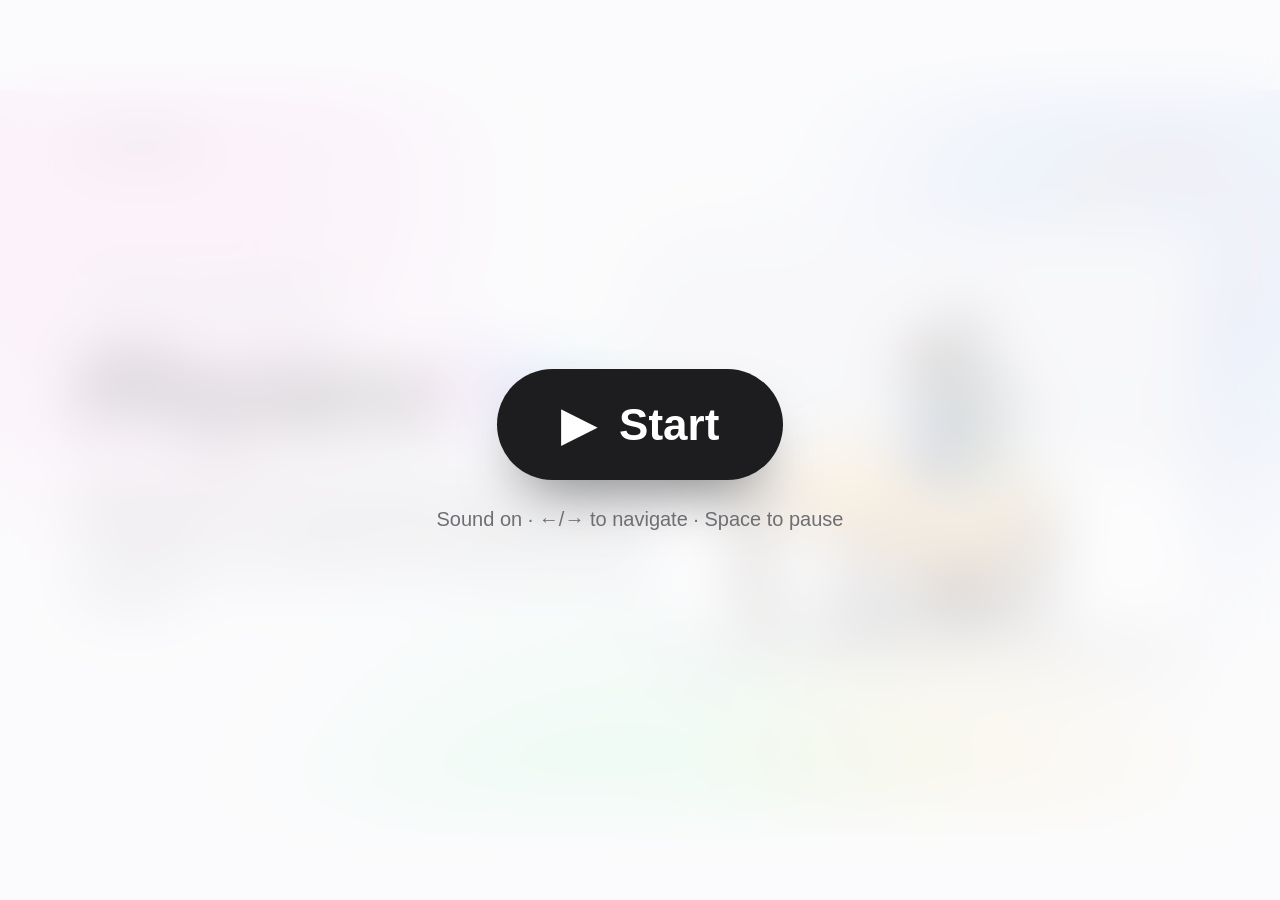
<file: web/present.html>
<!doctype html>
<html lang="en">
<head>
<meta charset="utf-8">
<meta name="viewport" content="width=device-width, initial-scale=1">
<title>PhysicsClay Pitch</title>
<style>
:root{--bg:#fbfbfd;--ink:#1d1d1f;--mute:#6e6e73;--line:rgba(0,0,0,.08);--card:#ffffffcc;
  --rb:conic-gradient(from 0deg,#ff9a9e,#fad0c4,#fbc2eb,#a6c1ee,#8fd3f4,#84fab0,#f6d365,#ff9a9e)}
*{box-sizing:border-box;margin:0;padding:0}
html,body{height:100%;background:var(--bg);color:var(--ink);overflow:hidden;
  font-family:-apple-system,BlinkMacSystemFont,"SF Pro Display","SF Pro Text","Helvetica Neue",Helvetica,Arial,sans-serif;
  -webkit-font-smoothing:antialiased}
#viewport{position:fixed;inset:0;display:flex;align-items:center;justify-content:center;background:var(--bg)}
#stage{position:relative;width:1920px;height:1080px;flex:none;transform-origin:center center;overflow:hidden;background:var(--bg)}
/* aura */
.aura{position:absolute;border-radius:50%;filter:blur(110px);opacity:.55;pointer-events:none;animation:drift 18s ease-in-out infinite alternate}
.a1{width:900px;height:900px;left:-250px;top:-300px;background:#fbc2eb}
.a2{width:800px;height:800px;right:-200px;top:-150px;background:#a6c1ee;animation-delay:-6s}
.a3{width:900px;height:700px;left:500px;bottom:-450px;background:#84fab0;opacity:.35;animation-delay:-11s}
.a4{width:600px;height:600px;right:200px;bottom:-300px;background:#f6d365;opacity:.3;animation-delay:-3s}
@keyframes drift{to{transform:translate(80px,60px) scale(1.12)}}
/* ring */
.ring{position:absolute;border-radius:50%;background:var(--rb);animation:spin 14s linear infinite;
  -webkit-mask:radial-gradient(farthest-side,transparent calc(100% - 14px),#000 calc(100% - 13px));
          mask:radial-gradient(farthest-side,transparent calc(100% - 14px),#000 calc(100% - 13px))}
.ring.glow{filter:blur(18px);opacity:.7}
@keyframes spin{to{transform:rotate(360deg)}}
.brand{position:absolute;left:96px;top:64px;display:flex;align-items:center;gap:14px;font-weight:600;font-size:26px;letter-spacing:-.01em;z-index:5}
.brand .dot{width:30px;height:30px;border-radius:50%;background:var(--rb);animation:spin 8s linear infinite;
  -webkit-mask:radial-gradient(farthest-side,transparent 52%,#000 55%);mask:radial-gradient(farthest-side,transparent 52%,#000 55%)}
.pager{position:absolute;right:96px;top:68px;font-size:22px;color:var(--mute);font-variant-numeric:tabular-nums;z-index:5}
/* slides */
.slide{position:absolute;inset:0;padding:170px 120px 120px;opacity:0;pointer-events:none;transition:opacity .8s ease}
.slide.on{opacity:1;pointer-events:auto}
.slide .r{opacity:0;transform:translateY(28px);transition:opacity .9s cubic-bezier(.2,.7,.2,1),transform .9s cubic-bezier(.2,.7,.2,1)}
.slide.on .r{opacity:1;transform:none}
.slide.on .d1{transition-delay:.15s}.slide.on .d2{transition-delay:.35s}.slide.on .d3{transition-delay:.55s}
.slide.on .d4{transition-delay:.75s}.slide.on .d5{transition-delay:.95s}.slide.on .d6{transition-delay:1.15s}
h1{font-size:150px;font-weight:700;letter-spacing:-.045em;line-height:1}
h2{font-size:92px;font-weight:700;letter-spacing:-.035em;line-height:1.04}
.lead{font-size:44px;font-weight:500;color:var(--mute);letter-spacing:-.015em;line-height:1.25}
.grad{background:linear-gradient(90deg,#e86aa8,#8a7cf0 40%,#3aa8e8 70%,#2fbf8f);-webkit-background-clip:text;background-clip:text;color:transparent}
.shot{border-radius:28px;overflow:hidden;background:#fff;box-shadow:0 40px 90px -30px rgba(40,40,80,.35),0 0 0 1px var(--line)}
.shot img{display:block;width:100%;height:100%;object-fit:cover}
.cap{font-size:26px;color:var(--mute);margin-top:22px;display:flex;align-items:center;gap:12px}
.cap b{color:#d33a3a;font-weight:600}
.pill{display:inline-flex;align-items:center;gap:12px;padding:18px 30px;border-radius:999px;background:var(--card);
  border:1px solid var(--line);font-size:34px;font-weight:600;backdrop-filter:blur(20px);box-shadow:0 10px 30px -14px rgba(0,0,0,.18)}
.row{display:flex;gap:80px;align-items:center}
/* s1 */
#s1 .left{width:880px;padding-top:110px}
#s1 .shotwrap{position:absolute;right:120px;top:210px;width:820px;height:600px}
#s1 .ring{width:300px;height:300px;right:-90px;top:-110px}
#s1 .shot{position:absolute;inset:0}
/* s2 */
.bubble{display:inline-block;background:#0a84ff;color:#fff;font-size:44px;font-weight:500;padding:28px 42px;border-radius:44px 44px 12px 44px;
  box-shadow:0 20px 50px -20px rgba(10,132,255,.6);letter-spacing:-.01em}
.chips{display:flex;flex-wrap:wrap;gap:18px;margin-top:44px;max-width:860px}
.chip{font-size:32px;font-weight:600;padding:16px 28px;border-radius:999px;background:#fff;border:1.5px dashed #c7c7cc;color:#3a3a3c}
.chip::before{content:"?";display:inline-grid;place-items:center;width:34px;height:34px;border-radius:50%;margin-right:12px;
  background:#ff9f0a22;color:#c26a00;font-size:22px;vertical-align:3px}
/* s3 */
.cards{display:grid;grid-template-columns:repeat(4,1fr);gap:32px;margin-top:80px}
.card{background:var(--card);border:1px solid var(--line);border-radius:36px;padding:48px 40px 44px;backdrop-filter:blur(24px);
  box-shadow:0 30px 60px -36px rgba(40,40,80,.35)}
.ico{width:110px;height:110px;border-radius:30px;display:grid;place-items:center;margin-bottom:36px}
.ico svg{width:58px;height:58px;stroke:#1d1d1f;fill:none;stroke-width:2.2;stroke-linecap:round;stroke-linejoin:round}
.card h3{font-size:56px;font-weight:700;letter-spacing:-.03em}
.card p{font-size:30px;color:var(--mute);margin-top:8px}
.arrow{margin-top:70px;display:flex;justify-content:center}
/* s4 */
.steps{display:flex;flex-direction:column;gap:22px;margin-top:60px;width:760px}
.step{display:flex;align-items:center;gap:26px;font-size:42px;font-weight:600;letter-spacing:-.02em}
.step .n{flex:none;width:70px;height:70px;border-radius:50%;display:grid;place-items:center;font-size:30px;font-weight:700;color:#fff}
.step small{display:block;font-size:26px;font-weight:500;color:var(--mute);margin-top:2px}
#s4 .shotwrap{position:absolute;right:120px;top:230px;width:900px;height:592px}
/* s5 */
.who{display:flex;gap:18px;margin-top:40px}
.math{margin-top:90px;font-size:64px;font-weight:700;letter-spacing:-.03em;display:flex;align-items:baseline;gap:26px;flex-wrap:wrap}
.math .v{padding:6px 22px;border-radius:20px;background:#fff;border:1px solid var(--line);box-shadow:0 14px 30px -18px rgba(0,0,0,.25)}
.math .op{color:#aeaeb2;font-weight:500}
.math .arr{font-size:120px;padding:10px 36px;border-radius:30px}
.note{font-size:24px;color:var(--mute);margin-top:30px;letter-spacing:.02em;text-transform:uppercase}
.funnel{display:flex;align-items:center;gap:28px;margin-top:56px}
.funnel .pill{font-size:38px}
/* s6 */
#s6{display:flex;flex-direction:column;align-items:center;justify-content:center;text-align:center;padding:120px}
#s6 .ringbox{position:relative;width:200px;height:200px;margin-bottom:56px}
#s6 .ringbox .ring{inset:0;width:100%;height:100%}
#s6 h2{font-size:100px;max-width:1500px;position:relative}
.cta{margin-top:70px;position:relative;display:inline-flex;align-items:center;gap:18px;font-size:40px;font-weight:600;color:#fff;
  background:#1d1d1f;padding:26px 52px;border-radius:999px;border:0;cursor:pointer;font-family:inherit;box-shadow:0 24px 50px -20px rgba(0,0,0,.5)}
.cta:hover{transform:translateY(-2px)}
.count{position:relative;margin-top:26px;font-size:24px;color:var(--mute);min-height:30px}
/* chrome */
#bar{position:absolute;left:0;bottom:0;height:5px;width:0;background:linear-gradient(90deg,#fbc2eb,#a6c1ee,#8fd3f4,#84fab0,#f6d365);z-index:9;transition:width .25s linear}
#paused{position:absolute;right:96px;bottom:50px;font-size:22px;color:var(--mute);opacity:0;transition:opacity .3s;z-index:9}
#paused.on{opacity:1}
#overlay{position:fixed;inset:0;z-index:50;display:flex;flex-direction:column;align-items:center;justify-content:center;gap:28px;
  background:rgba(251,251,253,.72);backdrop-filter:blur(30px);-webkit-backdrop-filter:blur(30px);cursor:pointer;transition:opacity .5s}
body.static *{transition:none!important}
body.static #overlay{display:none}
#overlay.hide{opacity:0;pointer-events:none}
#overlay .go{display:flex;align-items:center;gap:20px;font:600 44px -apple-system,BlinkMacSystemFont,sans-serif;color:#fff;background:#1d1d1f;
  padding:30px 64px;border-radius:999px;border:0;cursor:pointer;box-shadow:0 30px 60px -24px rgba(0,0,0,.55)}
#overlay p{font-size:20px;color:var(--mute)}
/* motion slide */
.vids{display:flex;gap:40px;margin-top:56px;height:560px;justify-content:flex-start}
.vtile{flex:0 1 auto;min-width:0;height:100%}
.vtile .shot{height:100%;aspect-ratio:16/9;max-width:100%;background:#111}
.vtile video{display:block;width:100%;height:100%;object-fit:contain;background:#111}
.vtile.gone{display:none}
.tags{display:flex;gap:16px;margin-top:34px}
</style>
</head>
<body>
<div id="viewport"><div id="stage">
  <div class="aura a1"></div><div class="aura a2"></div><div class="aura a3"></div><div class="aura a4"></div>
  <div class="brand"><span class="dot"></span>PhysicsClay</div>
  <div class="pager" id="pager">1 / 6</div>

  <!-- 1 -->
  <section class="slide" id="s1">
    <div class="left">
      <div class="pill r d1" style="font-size:26px;padding:12px 24px">Physical AI · Gemini Robotics</div>
      <h1 class="r d2" style="margin-top:40px">Physics<span class="grad">Clay</span></h1>
      <p class="lead r d3" style="margin-top:40px;font-size:44px;color:#3a3a3c;line-height:1.22">New Generation of interactive prompt for Physical AI — turning human intent into spatial instructions that robots can understand and execute.</p>
    </div>
    <div class="shotwrap r d3">
      <div class="ring glow"></div><div class="ring"></div>
      <div class="shot"><img src="present/carry.jpg" alt="Robot carrying a mug in simulation"></div>
    </div>
  </section>

  <!-- 2 -->
  <section class="slide" id="s2">
    <h2 class="r d1" style="font-size:80px">Some tasks are nearly impossible<br>to give a robot in text alone.</h2>
    <div class="row" style="margin-top:56px;align-items:flex-start">
      <div style="width:860px">
        <div class="bubble r d2">Move the mug to the left, carefully.</div>
        <div class="chips">
          <span class="chip r d3">Where exactly?</span>
          <span class="chip r d3">Which path?</span>
          <span class="chip r d4">How high?</span>
          <span class="chip r d4">What not to touch?</span>
        </div>
        <p class="r d6" style="margin-top:56px;font-size:46px;font-weight:700;letter-spacing:-.025em;line-height:1.15">Physical AI needs its own prompt —<br><span class="grad">a spatial one.</span></p>
      </div>
      <div class="r d5" style="width:780px">
        <div class="shot" style="height:439px"><img src="present/refuse.jpg" alt="Refused plan"></div>
        <div class="cap"><span style="width:12px;height:12px;border-radius:50%;background:#ff453a;flex:none"></span>
          <span>Text only: <b>refused</b> — the mug would hit the vase (13 cm too low)</span></div>
      </div>
    </div>
  </section>

  <!-- 2b -->
  <section class="slide" id="s2b">
    <h2 class="r d1" style="font-size:80px">Some motions you can't describe.</h2>
    <div class="tags r d2">
      <span class="pill" style="font-size:30px">Taekwondo kick</span>
      <span class="pill" style="font-size:30px">Sprinter's stride</span>
      <span class="pill" style="font-size:30px">Fighter's stance</span>
      <span class="pill" style="font-size:30px;background:#1d1d1f;color:#fff;border-color:#1d1d1f">Showing beats describing.</span>
    </div>
    <div class="vids">
      <div class="vtile r d3"><div class="shot"><video src="samples/gamst_reaction_before_after.mp4" autoplay muted loop playsinline preload="auto"></video></div></div>
      <div class="vtile r d4"><div class="shot"><video src="samples/videoplayback_before_after.mp4" autoplay muted loop playsinline preload="auto"></video></div></div>
    </div>
    <div class="cap r d5" style="font-size:28px"><span style="width:12px;height:12px;border-radius:50%;background:#30d158;flex:none"></span>
      <span>Before: a human video → After: the simulated Unitree G1, same motion</span></div>
  </section>

  <!-- 3 -->
  <section class="slide" id="s3">
    <h2 class="r d1">A prompt for Physical AI<br>is <span class="grad">multimodal</span>.</h2>
    <div class="cards">
      <div class="card r d2"><div class="ico" style="background:#fbc2eb66"><svg viewBox="0 0 24 24"><path d="M3 8.5A2.5 2.5 0 0 1 5.5 6H8l1.5-2h5L16 6h2.5A2.5 2.5 0 0 1 21 8.5v9a2.5 2.5 0 0 1-2.5 2.5h-13A2.5 2.5 0 0 1 3 17.5z"/><circle cx="12" cy="13" r="3.6"/></svg></div><h3>Show</h3><p>camera</p></div>
      <div class="card r d3"><div class="ico" style="background:#a6c1ee66"><svg viewBox="0 0 24 24"><rect x="9" y="3" width="6" height="11" rx="3"/><path d="M5.5 11a6.5 6.5 0 0 0 13 0M12 17.5V21M8.5 21h7"/></svg></div><h3>Say</h3><p>voice</p></div>
      <div class="card r d4"><div class="ico" style="background:#84fab066"><svg viewBox="0 0 24 24"><path d="M5 3l6.5 17 2.2-7.3L21 10.5z"/></svg></div><h3>Point</h3><p>spatial</p></div>
      <div class="card r d5"><div class="ico" style="background:#f6d36566"><svg viewBox="0 0 24 24"><path d="M4 19c3-9 6 1 9-6s4-6 7-8"/><circle cx="4" cy="19" r="1.6"/><circle cx="20" cy="5" r="1.6"/></svg></div><h3>Shape</h3><p>3D route</p></div>
    </div>
    <div class="arrow r d6"><div class="pill" style="font-size:40px;padding:22px 40px">Gemini understands <span style="color:#aeaeb2">·</span> <span class="grad">physics verifies</span></div></div>
  </section>

  <!-- 4 -->
  <section class="slide" id="s4">
    <h2 class="r d1">Teach it <span class="grad">like a friend</span>.</h2>
    <div class="steps">
      <div class="step r d2"><span class="n" style="background:#e86aa8">1</span><div>Show &amp; tell<small>camera + voice + a pointed spot</small></div></div>
      <div class="step r d3"><span class="n" style="background:#8a7cf0">2</span><div>It asks back<small>"Around the vase, or over it?"</small></div></div>
      <div class="step r d4"><span class="n" style="background:#3aa8e8">3</span><div>It practices in sim<small>physics checks every move</small></div></div>
      <div class="step r d5"><span class="n" style="background:#2fbf8f">4</span><div>You correct<small>drag the route, done</small></div></div>
    </div>
    <div class="shotwrap r d3"><div class="shot" style="height:100%"><img src="present/ui_robot_view.jpg" alt="PhysicsClay robot view" style="object-fit:cover;object-position:top"></div></div>
  </section>

  <!-- 5 -->
  <section class="slide" id="s5">
    <h2 class="r d1">Free browser playground<br>→ <span class="grad">paid per robot</span>.</h2>
    <div class="funnel r d2" style="font-size:30px;color:var(--mute)">Who pays:
      <span class="pill" style="font-size:32px">Humanoid makers</span>
      <span class="pill" style="font-size:32px">Integrators</span>
      <span class="pill" style="font-size:32px">Robotics labs</span>
    </div>
    <div class="math r d3">
      <span class="v">$300</span><span style="font-size:36px;color:var(--mute);font-weight:500">/robot/month</span>
      <span class="op">·</span><span class="v">200</span><span style="font-size:36px;color:var(--mute);font-weight:500">teams</span>
      <span class="op">×</span><span class="v">10</span><span style="font-size:36px;color:var(--mute);font-weight:500">robots</span>
      <span class="op">=</span>
    </div>
    <div class="r d4" style="margin-top:20px;display:flex;align-items:baseline;gap:24px">
      <span class="math" style="margin:0"><span class="v arr"><span class="grad">$7.2M</span></span></span>
      <span style="font-size:48px;font-weight:700">ARR</span>
    </div>
    <div class="note r d5">Pricing assumptions, to validate</div>
  </section>

  <!-- 6 -->
  <section class="slide" id="s6">
    <div class="ringbox r"><div class="ring glow" style="filter:blur(26px);opacity:.8"></div><div class="ring"></div></div>
    <h2 class="r d1">What if teaching a robot were as natural as teaching a <span class="grad">friend</span>?</h2>
    <p class="lead r d2" style="position:relative;margin-top:44px;font-size:34px;max-width:1300px">New Generation of interactive prompt for Physical AI — turning human intent into spatial instructions that robots can understand and execute.</p>
    <button class="cta r d3" id="cta">Start live demo <span>→</span></button>
    <div class="count" id="count"></div>
  </section>

  <div id="paused">Paused · Space to resume</div>
  <div id="bar"></div>
</div></div>

<div id="overlay"><button class="go">▶&nbsp; Start</button><p>Sound on · ←/→ to navigate · Space to pause</p></div>
<script src="present.js"></script>
</body>
</html>
</file>
